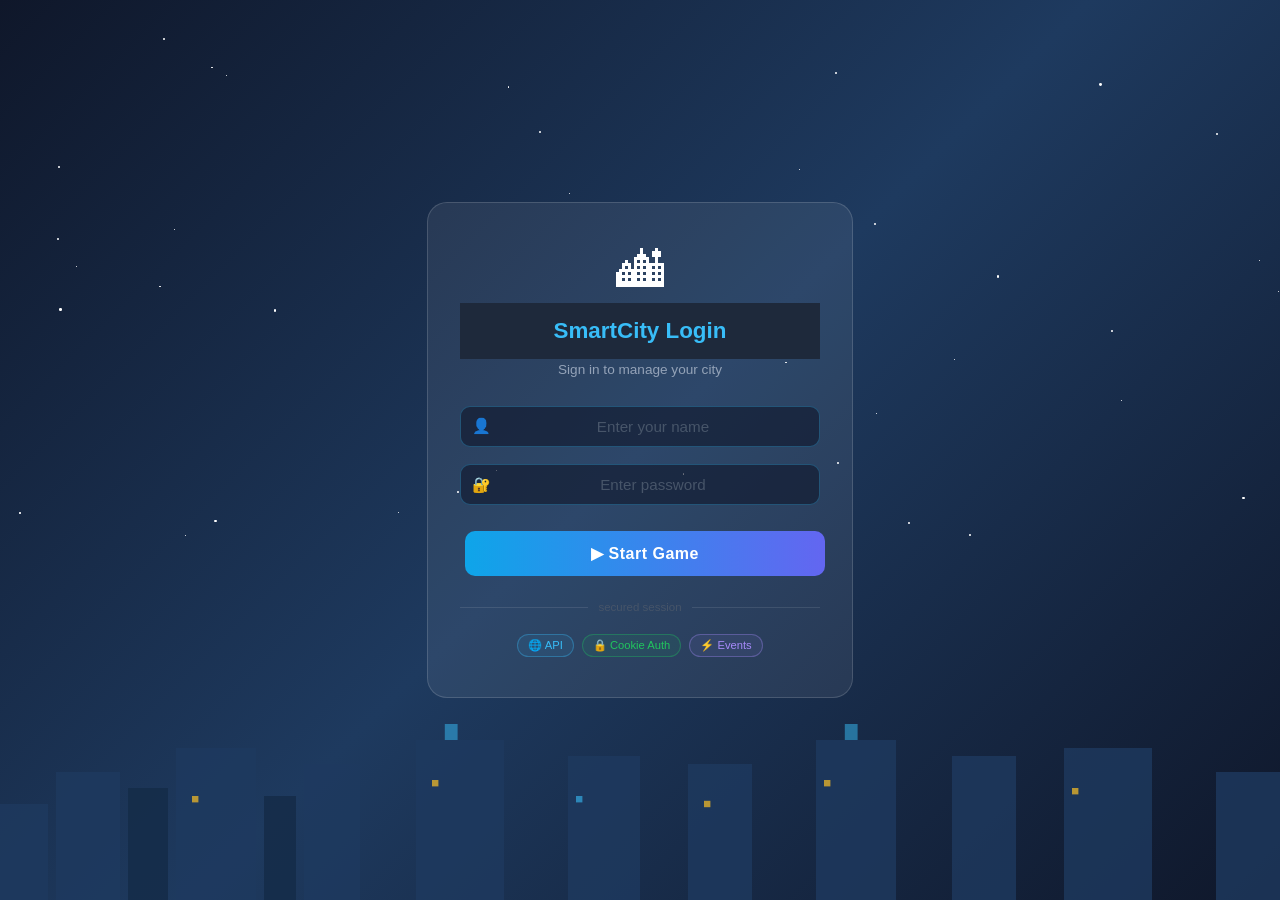
<file: index.html>
<!DOCTYPE html>
<html>
<head>
    <title>SmartCity Puzzle Crisis Simulator</title>
    <link rel="stylesheet" href="style.css">
    <style>
        /* Joke card styling - shown after crisis solved */
        .joke-card {
            background: rgba(255, 255, 255, 0.07);
            border: 1px solid rgba(56, 189, 248, 0.25);
            border-radius: 14px;
            padding: 1.5rem;
            margin: 1rem auto;
            max-width: 400px;
            display: none;
        }

        .joke-icon { font-size: 2rem; margin-bottom: 0.5rem; }

        .joke-setup {
            font-size: 1rem;
            color: white;
            font-weight: 600;
            margin-bottom: 0.8rem;
            line-height: 1.5;
        }

        .joke-divider {
            height: 1px;
            background: rgba(255, 255, 255, 0.1);
            margin: 0.8rem 0;
        }

        .joke-punchline {
            font-size: 1rem;
            color: #22c55e;
            font-weight: 700;
            line-height: 1.5;
        }

        .btn-joke {
            padding: 10px 20px;
            border: none;
            border-radius: 10px;
            background: linear-gradient(90deg, #0ea5e9, #6366f1);
            color: white;
            font-size: 0.9rem;
            font-weight: 700;
            cursor: pointer;
            margin-top: 0.8rem;
            transition: opacity 0.2s;
        }
        .btn-joke:hover { opacity: 0.88; }
    </style>
</head>
<body>

    <h1>🏙 SmartCity Puzzle Crisis Simulator</h1>

    <div class="dashboard">
        <h2>📊 Smart City Dashboard</h2>

        <!-- Player name loaded from localStorage (Virtual Identity) -->
        <p>👤 Player: <span id="playerNameDisplay"></span></p>
        <p>🔐 Session: <span style="color:#22c55e;">Active</span></p>
        <p>🚨 Crisis Status: <span id="crisisStatus">No crisis started</span></p>
        <p>⭐ Score: <span id="score">0</span></p>

        <!-- Countdown timer display -->
        <p>⏱ Time Left: <span id="timerDisplay"
            style="font-weight:bold; color:#22c55e;">30s</span></p>

        <p>📈 Progress: <span id="progressText">0%</span></p>

        <div class="progress-container">
            <div id="progressBar"></div>
        </div>

        <br>

        <!-- Leaderboard button -->
        <button onclick="window.location.href='leaderboard.html'"
                style="background-color:#6366f1;">
            🏆 Leaderboard
        </button>

        <!-- Logout button -->
        <button onclick="logout()"
                style="background-color:#ef4444;">
            🚪 Logout
        </button>

    </div>

    <!-- Crisis selection -->
    <h2>🌆 City Crisis</h2>
    <p style="color:#94a3b8;">Select a crisis to begin solving puzzles</p>

    <button onclick="startCrisis('fire')">🔥 Fire</button>
    <button onclick="startCrisis('flood')">🌊 Flood</button>
    <button onclick="startCrisis('accident')">🚗 Accident</button>

    <!-- Puzzle section -->
    <h2>🧩 Puzzle</h2>

    <p id="loadingText" style="color:#94a3b8;">
        Start a crisis to load a puzzle...
    </p>

    <!-- Puzzle image from Banana API -->
    <img id="puzzleImage" width="300"
         style="display:none; border-radius:8px;">

    <br><br>

    <input type="text" id="answer"
           placeholder="Enter answer (0-9)" maxlength="1">
    <button onclick="checkAnswer()">✅ Submit Answer</button>

    <br><br>

    <!-- Feedback message -->
    <p id="feedbackMsg" style="font-size:1.2em;"></p>

    <!-- ── JOKE CARD ─────────────────────────────────────────────────── -->
    <!-- Shown after crisis is solved - powered by Official Joke API     -->
    <!-- Joke API Reference: https://official-joke-api.appspot.com       -->
    <div class="joke-card" id="jokeCard">

        <div class="joke-icon">😂</div>
        <p style="color:#38bdf8; font-size:0.85rem; margin-bottom:0.8rem;">
            🎉 Crisis Solved! Here is your reward joke!
        </p>

        <!-- Joke setup line -->
        <div class="joke-setup" id="jokeSetup">Loading joke...</div>

        <div class="joke-divider"></div>

        <!-- Joke punchline -->
        <div class="joke-punchline" id="jokePunchline">Please wait...</div>

        <!-- Button to get another joke -->
        <br>
        <button class="btn-joke" onclick="fetchJoke()">
            😂 Get Another Joke
        </button>

    </div>

    <!-- Victory sound -->
    <audio id="victorySound" src="victory.mp3"></audio>

    <script src="script.js"></script>

</body>
</html>
</file>
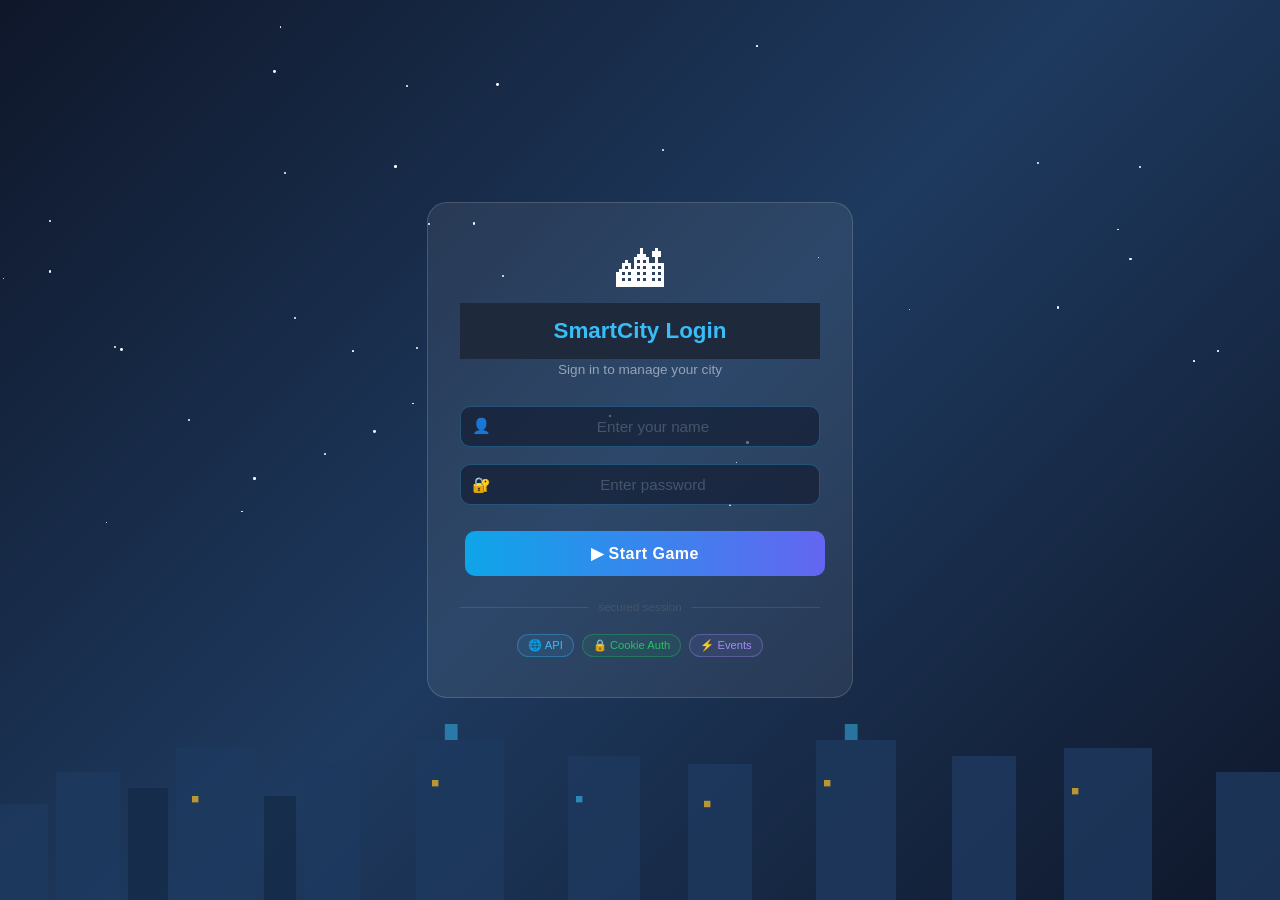
<file: leaderboard.html>
<!DOCTYPE html>
<html>
<head>
    <title>SmartCity Leaderboard</title>
    <link rel="stylesheet" href="style.css">
    <style>
        * { box-sizing: border-box; margin: 0; padding: 0; }
        body {
            min-height: 100vh;
            background: linear-gradient(135deg, #0f172a 0%, #1e3a5f 50%, #0f172a 100%);
            font-family: Arial, sans-serif;
            color: white;
            overflow-x: hidden;
        }
        .star {
            position: fixed;
            background: white;
            border-radius: 50%;
            animation: twinkle 2s infinite alternate;
            pointer-events: none;
        }
        @keyframes twinkle {
            from { opacity: 0.2; }
            to   { opacity: 1; }
        }
        .skyline {
            position: fixed;
            bottom: 0; left: 0;
            width: 100%;
            pointer-events: none;
            z-index: 0;
        }
        .topbar {
            display: flex;
            justify-content: space-between;
            align-items: center;
            padding: 1rem 2rem;
            background: rgba(15,23,42,0.6);
            border-bottom: 1px solid rgba(56,189,248,0.2);
            position: relative;
            z-index: 10;
        }
        .topbar-title { font-size: 1.1rem; color: #38bdf8; font-weight: bold; letter-spacing: 2px; }
        .topbar-player { font-size: 0.95rem; color: #94a3b8; }
        .topbar-player span { color: #22c55e; font-weight: 600; }
        .btn-logout {
            padding: 7px 16px;
            border: 1px solid rgba(239,68,68,0.4);
            border-radius: 8px;
            background: rgba(239,68,68,0.1);
            color: #ef4444;
            font-size: 0.85rem;
            cursor: pointer;
        }
        .btn-logout:hover { background: rgba(239,68,68,0.25); }
        .container {
            max-width: 700px;
            margin: 0 auto;
            padding: 2rem 1rem 6rem;
            position: relative;
            z-index: 5;
        }
        .hero { text-align: center; margin-bottom: 2rem; }
        .hero-icon { font-size: 3rem; margin-bottom: 0.5rem; }
        .hero h1 {
            font-size: 2rem;
            font-weight: 900;
            color: #38bdf8;
            letter-spacing: 3px;
            margin-bottom: 0.3rem;
        }
        .hero p { color: #64748b; font-size: 0.95rem; }
        .btn-play {
            display: block;
            width: 100%;
            max-width: 300px;
            margin: 0 auto 2.5rem;
            padding: 15px;
            border: none;
            border-radius: 12px;
            background: linear-gradient(90deg, #0ea5e9, #6366f1);
            color: white;
            font-size: 1.1rem;
            font-weight: 700;
            cursor: pointer;
            letter-spacing: 1px;
            transition: opacity 0.2s, transform 0.1s;
        }
        .btn-play:hover { opacity: 0.88; transform: scale(1.02); }
        .lb-card {
            background: rgba(255,255,255,0.05);
            border: 1px solid rgba(56,189,248,0.2);
            border-radius: 16px;
            overflow: hidden;
        }
        .lb-header {
            display: grid;
            grid-template-columns: 60px 1fr 120px 100px;
            padding: 0.8rem 1.5rem;
            background: rgba(56,189,248,0.1);
            border-bottom: 1px solid rgba(56,189,248,0.2);
            font-size: 0.8rem;
            color: #38bdf8;
            letter-spacing: 1px;
            text-transform: uppercase;
        }
        .lb-row {
            display: grid;
            grid-template-columns: 60px 1fr 120px 100px;
            padding: 1rem 1.5rem;
            border-bottom: 1px solid rgba(255,255,255,0.05);
            align-items: center;
        }
        .lb-row:last-child { border-bottom: none; }
        .lb-row:hover { background: rgba(255,255,255,0.04); }
        .rank { font-size: 1rem; font-weight: 700; }
        .rank-1 { color: #fbbf24; }
        .rank-2 { color: #94a3b8; }
        .rank-3 { color: #cd7c2f; }
        .rank-other { color: #475569; }
        .player-name { font-size: 1rem; font-weight: 600; color: white; }
        .player-name.current-player { color: #22c55e; }
        .player-name.current-player::after {
            content: " ← You";
            font-size: 0.75rem;
            opacity: 0.8;
        }
        .score-val { font-size: 1rem; color: #38bdf8; font-weight: 700; }
        .time-val  { font-size: 0.9rem; color: #64748b; }
        .empty-state { text-align: center; padding: 3rem; color: #475569; }
        .empty-state .empty-icon { font-size: 2.5rem; margin-bottom: 0.8rem; }
    </style>
</head>
<body>

    <svg class="skyline" viewBox="0 0 800 120" xmlns="http://www.w3.org/2000/svg" preserveAspectRatio="none">
        <rect x="0"   y="60" width="30"  height="60"  fill="#1e3a5f" opacity="0.8"/>
        <rect x="35"  y="40" width="40"  height="80"  fill="#1e3a5f" opacity="0.8"/>
        <rect x="80"  y="50" width="25"  height="70"  fill="#162d4a" opacity="0.9"/>
        <rect x="110" y="25" width="50"  height="95"  fill="#1e3a5f" opacity="0.8"/>
        <rect x="165" y="55" width="20"  height="65"  fill="#162d4a" opacity="0.9"/>
        <rect x="260" y="20" width="55"  height="100" fill="#1e3a5f" opacity="0.8"/>
        <rect x="278" y="10" width="8"   height="10"  fill="#38bdf8" opacity="0.5"/>
        <rect x="355" y="30" width="45"  height="90"  fill="#1e3a5f" opacity="0.8"/>
        <rect x="510" y="20" width="50"  height="100" fill="#1e3a5f" opacity="0.8"/>
        <rect x="528" y="10" width="8"   height="10"  fill="#38bdf8" opacity="0.5"/>
        <rect x="665" y="25" width="55"  height="95"  fill="#1e3a5f" opacity="0.8"/>
        <rect x="760" y="40" width="40"  height="80"  fill="#1e3a5f" opacity="0.8"/>
        <rect x="120" y="55" width="4" height="4" fill="#fbbf24" opacity="0.7"/>
        <rect x="270" y="45" width="4" height="4" fill="#fbbf24" opacity="0.7"/>
        <rect x="515" y="45" width="4" height="4" fill="#fbbf24" opacity="0.7"/>
        <rect x="670" y="50" width="4" height="4" fill="#fbbf24" opacity="0.7"/>
    </svg>

    <div class="topbar">
        <div class="topbar-title">🏙 SMARTCITY</div>
        <div class="topbar-player">👤 Playing as: <span id="playerDisplay"></span></div>
        <button class="btn-logout" onclick="logout()">🚪 Logout</button>
    </div>

    <div class="container">
        <div class="hero">
            <div class="hero-icon">🏆</div>
            <h1>LEADERBOARD</h1>
            <p>Top crisis solvers in SmartCity</p>
        </div>

        <button class="btn-play" onclick="window.location.href='index.html'">▶ PLAY GAME</button>

        <div class="lb-card">
            <div class="lb-header">
                <div>Rank</div>
                <div>Player</div>
                <div>Score</div>
                <div>Time</div>
            </div>
            <div id="leaderboardBody"></div>
        </div>
    </div>

    <script>
        // ── THEME: VIRTUAL IDENTITY ──────────────────────────────────────
        let playerName = localStorage.getItem("playerName");

        if (!playerName || localStorage.getItem("authenticated") !== "true") {
            window.location.href = "login.html";
        }

        document.getElementById("playerDisplay").innerText = playerName;

        // Generate stars
        for (let i = 0; i < 40; i++) {
            let star = document.createElement("div");
            star.className = "star";
            star.style.width  = (Math.random() * 2 + 1) + "px";
            star.style.height = star.style.width;
            star.style.top    = (Math.random() * 70) + "%";
            star.style.left   = (Math.random() * 100) + "%";
            star.style.animationDuration = (Math.random() * 2 + 1.5) + "s";
            star.style.animationDelay    = (Math.random() * 2) + "s";
            document.body.appendChild(star);
        }

        // Load and display leaderboard scores from localStorage
        function loadLeaderboard() {
            let scores = JSON.parse(localStorage.getItem("leaderboard") || "[]");

            scores.sort(function(a, b) {
                if (b.score !== a.score) return b.score - a.score;
                return a.time - b.time;
            });

            scores = scores.slice(0, 10);

            let body = document.getElementById("leaderboardBody");

            if (scores.length === 0) {
                body.innerHTML = `
                    <div class="empty-state">
                        <div class="empty-icon">🎮</div>
                        <p>No scores yet! Play a game to get on the board.</p>
                    </div>`;
                return;
            }

            body.innerHTML = "";

            scores.forEach(function(entry, index) {
                let rank = index + 1;
                let rankDisplay = "";
                if (rank === 1)      rankDisplay = '<span class="rank rank-1">👑 1</span>';
                else if (rank === 2) rankDisplay = '<span class="rank rank-2">🥈 2</span>';
                else if (rank === 3) rankDisplay = '<span class="rank rank-3">🥉 3</span>';
                else                 rankDisplay = '<span class="rank rank-other">' + rank + '</span>';

                let nameClass  = entry.name === playerName ? "player-name current-player" : "player-name";
                let timeDisplay = entry.time ? entry.time + "s" : "-";

                let row = document.createElement("div");
                row.className = "lb-row";
                row.innerHTML = `
                    <div>${rankDisplay}</div>
                    <div class="${nameClass}">${entry.name}</div>
                    <div class="score-val">⭐ ${entry.score}</div>
                    <div class="time-val">⏱ ${timeDisplay}</div>
                `;
                body.appendChild(row);
            });
        }

        function logout() {
            localStorage.removeItem("playerName");
            localStorage.removeItem("authenticated");
            sessionStorage.removeItem("playerPassword");
            window.location.href = "login.html";
        }

        // Load leaderboard on page load (event-driven)
        window.onload = function() { loadLeaderboard(); };
    </script>
</body>
</html>
</file>
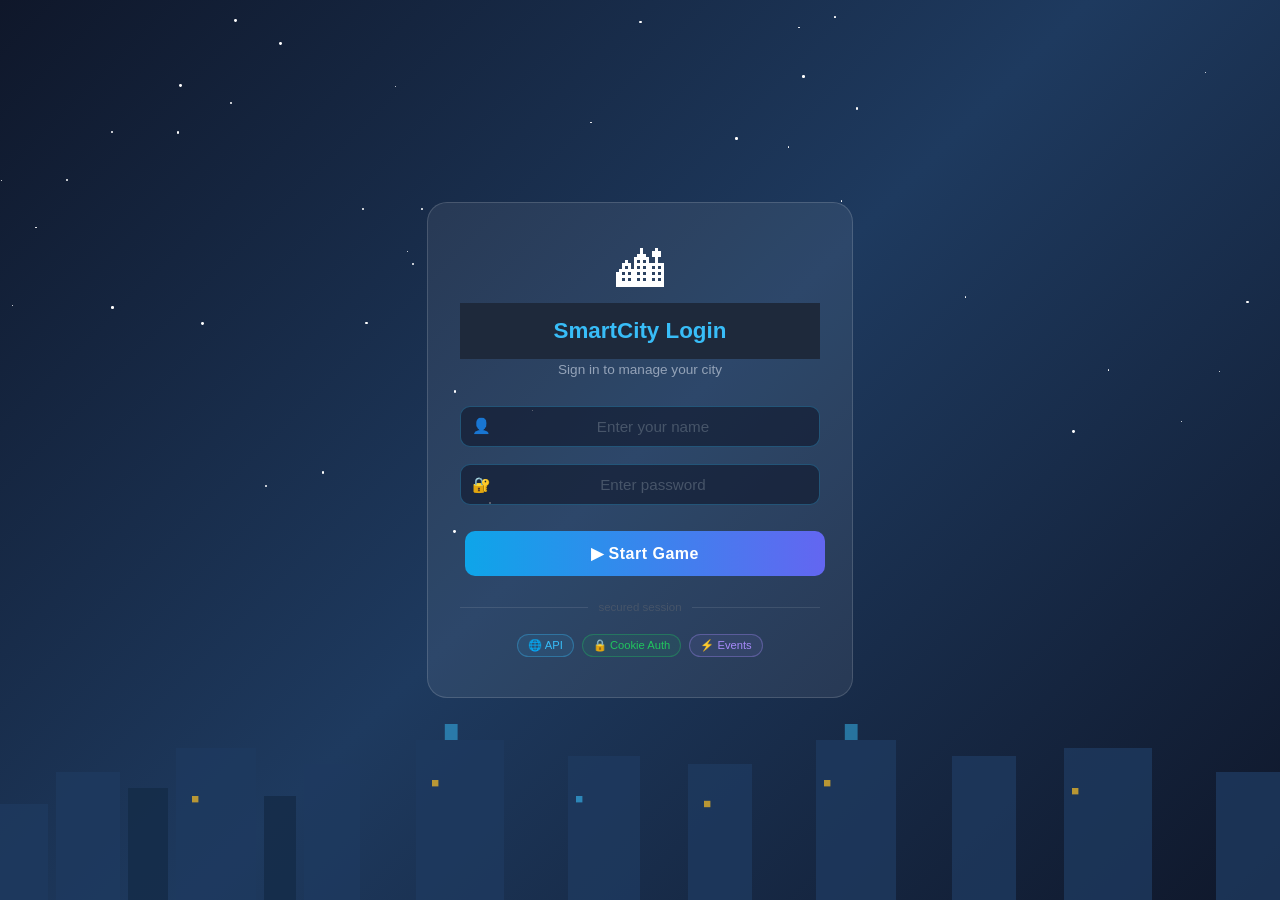
<file: login.html>
<!DOCTYPE html>
<html>
<head>
    <title>SmartCity Login</title>
    <link rel="stylesheet" href="style.css">
    <style>
        body {
            margin: 0;
            padding: 0;
            min-height: 100vh;
            background: linear-gradient(135deg, #0f172a 0%, #1e3a5f 50%, #0f172a 100%);
            display: flex;
            align-items: center;
            justify-content: center;
            font-family: Arial, sans-serif;
            overflow: hidden;
        }
        .star {
            position: fixed;
            background: white;
            border-radius: 50%;
            animation: twinkle 2s infinite alternate;
        }
        @keyframes twinkle {
            from { opacity: 0.2; }
            to   { opacity: 1; }
        }
        .skyline {
            position: fixed;
            bottom: 0;
            left: 0;
            width: 100%;
            pointer-events: none;
        }
        .login-card {
            background: rgba(255, 255, 255, 0.07);
            border: 1px solid rgba(255, 255, 255, 0.15);
            border-radius: 20px;
            padding: 2.5rem 2rem;
            width: 100%;
            max-width: 360px;
            position: relative;
            z-index: 10;
            text-align: center;
        }
        .logo { font-size: 3rem; margin-bottom: 0.3rem; }
        .login-card h1 {
            font-size: 1.4rem;
            font-weight: 700;
            color: #38bdf8;
            margin: 0 0 0.2rem;
        }
        .login-card p.subtitle {
            font-size: 0.85rem;
            color: #94a3b8;
            margin: 0 0 1.8rem;
        }
        .input-wrap {
            position: relative;
            margin-bottom: 1.1rem;
            text-align: left;
        }
        .input-icon {
            position: absolute;
            left: 12px;
            top: 50%;
            transform: translateY(-50%);
            font-size: 15px;
        }
        .input-wrap input {
            width: 100%;
            padding: 11px 12px 11px 38px;
            border-radius: 10px;
            border: 1.5px solid rgba(56, 189, 248, 0.3);
            background: rgba(15, 23, 42, 0.6);
            color: white;
            font-size: 0.95rem;
            outline: none;
            box-sizing: border-box;
            transition: border-color 0.2s;
        }
        .input-wrap input:focus {
            border-color: #38bdf8;
            background: rgba(15, 23, 42, 0.9);
        }
        .input-wrap input::placeholder { color: #475569; }
        .btn-start {
            width: 100%;
            padding: 13px;
            border: none;
            border-radius: 10px;
            background: linear-gradient(90deg, #0ea5e9, #6366f1);
            color: white;
            font-size: 1rem;
            font-weight: 700;
            cursor: pointer;
            margin-top: 0.5rem;
            letter-spacing: 0.5px;
            transition: opacity 0.2s;
        }
        .btn-start:hover { opacity: 0.88; }
        .divider {
            display: flex;
            align-items: center;
            gap: 10px;
            margin: 1.3rem 0;
        }
        .divider-line { flex: 1; height: 1px; background: rgba(255,255,255,0.1); }
        .divider-text { font-size: 0.72rem; color: #475569; }
        .badges { display: flex; justify-content: center; gap: 8px; flex-wrap: wrap; }
        .badge {
            font-size: 0.7rem;
            padding: 4px 10px;
            border-radius: 20px;
            border: 1px solid;
        }
        .badge-blue   { color: #38bdf8; border-color: rgba(56,189,248,0.35);  background: rgba(56,189,248,0.08); }
        .badge-green  { color: #22c55e; border-color: rgba(34,197,94,0.35);   background: rgba(34,197,94,0.08); }
        .badge-purple { color: #a78bfa; border-color: rgba(167,139,250,0.35); background: rgba(167,139,250,0.08); }
        #errorMsg {
            color: #ef4444;
            font-size: 0.85rem;
            margin: 0.5rem 0 0;
            display: none;
        }
    </style>
</head>
<body>

    <svg class="skyline" viewBox="0 0 800 120" xmlns="http://www.w3.org/2000/svg" preserveAspectRatio="none">
        <rect x="0"   y="60" width="30"  height="60"  fill="#1e3a5f" opacity="0.8"/>
        <rect x="35"  y="40" width="40"  height="80"  fill="#1e3a5f" opacity="0.8"/>
        <rect x="80"  y="50" width="25"  height="70"  fill="#162d4a" opacity="0.9"/>
        <rect x="110" y="25" width="50"  height="95"  fill="#1e3a5f" opacity="0.8"/>
        <rect x="165" y="55" width="20"  height="65"  fill="#162d4a" opacity="0.9"/>
        <rect x="190" y="35" width="35"  height="85"  fill="#1e3a5f" opacity="0.8"/>
        <rect x="260" y="20" width="55"  height="100" fill="#1e3a5f" opacity="0.8"/>
        <rect x="278" y="10" width="8"   height="10"  fill="#38bdf8" opacity="0.5"/>
        <rect x="355" y="30" width="45"  height="90"  fill="#1e3a5f" opacity="0.8"/>
        <rect x="430" y="35" width="40"  height="85"  fill="#1e3a5f" opacity="0.8"/>
        <rect x="510" y="20" width="50"  height="100" fill="#1e3a5f" opacity="0.8"/>
        <rect x="528" y="10" width="8"   height="10"  fill="#38bdf8" opacity="0.5"/>
        <rect x="595" y="30" width="40"  height="90"  fill="#1e3a5f" opacity="0.8"/>
        <rect x="665" y="25" width="55"  height="95"  fill="#1e3a5f" opacity="0.8"/>
        <rect x="760" y="40" width="40"  height="80"  fill="#1e3a5f" opacity="0.8"/>
        <rect x="120" y="55" width="4" height="4" fill="#fbbf24" opacity="0.7"/>
        <rect x="270" y="45" width="4" height="4" fill="#fbbf24" opacity="0.7"/>
        <rect x="360" y="55" width="4" height="4" fill="#38bdf8" opacity="0.6"/>
        <rect x="440" y="58" width="4" height="4" fill="#fbbf24" opacity="0.7"/>
        <rect x="515" y="45" width="4" height="4" fill="#fbbf24" opacity="0.7"/>
        <rect x="670" y="50" width="4" height="4" fill="#fbbf24" opacity="0.7"/>
    </svg>

    <div class="login-card">
        <div class="logo">🏙</div>
        <h1>SmartCity Login</h1>
        <p class="subtitle">Sign in to manage your city</p>

        <div class="input-wrap">
            <span class="input-icon">👤</span>
            <input type="text" id="playerName" placeholder="Enter your name" />
        </div>

        <div class="input-wrap">
            <span class="input-icon">🔐</span>
            <input type="password" id="playerPassword" placeholder="Enter password" />
        </div>

        <p id="errorMsg">❌ Name and password are required!</p>

        <button class="btn-start" onclick="login()">▶ Start Game</button>

        <div class="divider">
            <div class="divider-line"></div>
            <div class="divider-text">secured session</div>
            <div class="divider-line"></div>
        </div>

        <div class="badges">
            <span class="badge badge-blue">🌐 API</span>
            <span class="badge badge-green">🔒 Cookie Auth</span>
            <span class="badge badge-purple">⚡ Events</span>
        </div>
    </div>

    <script>
        // ── THEME: VIRTUAL IDENTITY ──────────────────────────────────────
        // Using localStorage and sessionStorage for player authentication
        // Reference: MDN Web Docs - Web Storage API
        // https://developer.mozilla.org/en-US/docs/Web/API/Web_Storage_API

        // Generate twinkling stars
        for (let i = 0; i < 40; i++) {
            let star = document.createElement("div");
            star.className = "star";
            star.style.width  = (Math.random() * 2 + 1) + "px";
            star.style.height = star.style.width;
            star.style.top    = (Math.random() * 60) + "%";
            star.style.left   = (Math.random() * 100) + "%";
            star.style.animationDuration = (Math.random() * 2 + 1.5) + "s";
            star.style.animationDelay    = (Math.random() * 2) + "s";
            document.body.appendChild(star);
        }

        // If already logged in, go straight to leaderboard
        if (localStorage.getItem("authenticated") === "true") {
            window.location.href = "leaderboard.html";
        }

        function login() {
            let name     = document.getElementById("playerName").value.trim();
            let password = document.getElementById("playerPassword").value.trim();

            if (name === "" || password === "") {
                document.getElementById("errorMsg").style.display = "block";
                return;
            }

            document.getElementById("errorMsg").style.display = "none";

            // Store virtual identity
            localStorage.setItem("playerName", name);
            localStorage.setItem("authenticated", "true");
            sessionStorage.setItem("playerPassword", btoa(password));

            // ✅ Redirect to leaderboard after login
            window.location.href = "leaderboard.html";
        }

        // ── THEME: EVENT-DRIVEN PROGRAMMING ─────────────────────────────
        // Enter key event triggers login
        document.addEventListener("keydown", function(event) {
            if (event.key === "Enter") { login(); }
        });
    </script>
</body>
</html>
</file>
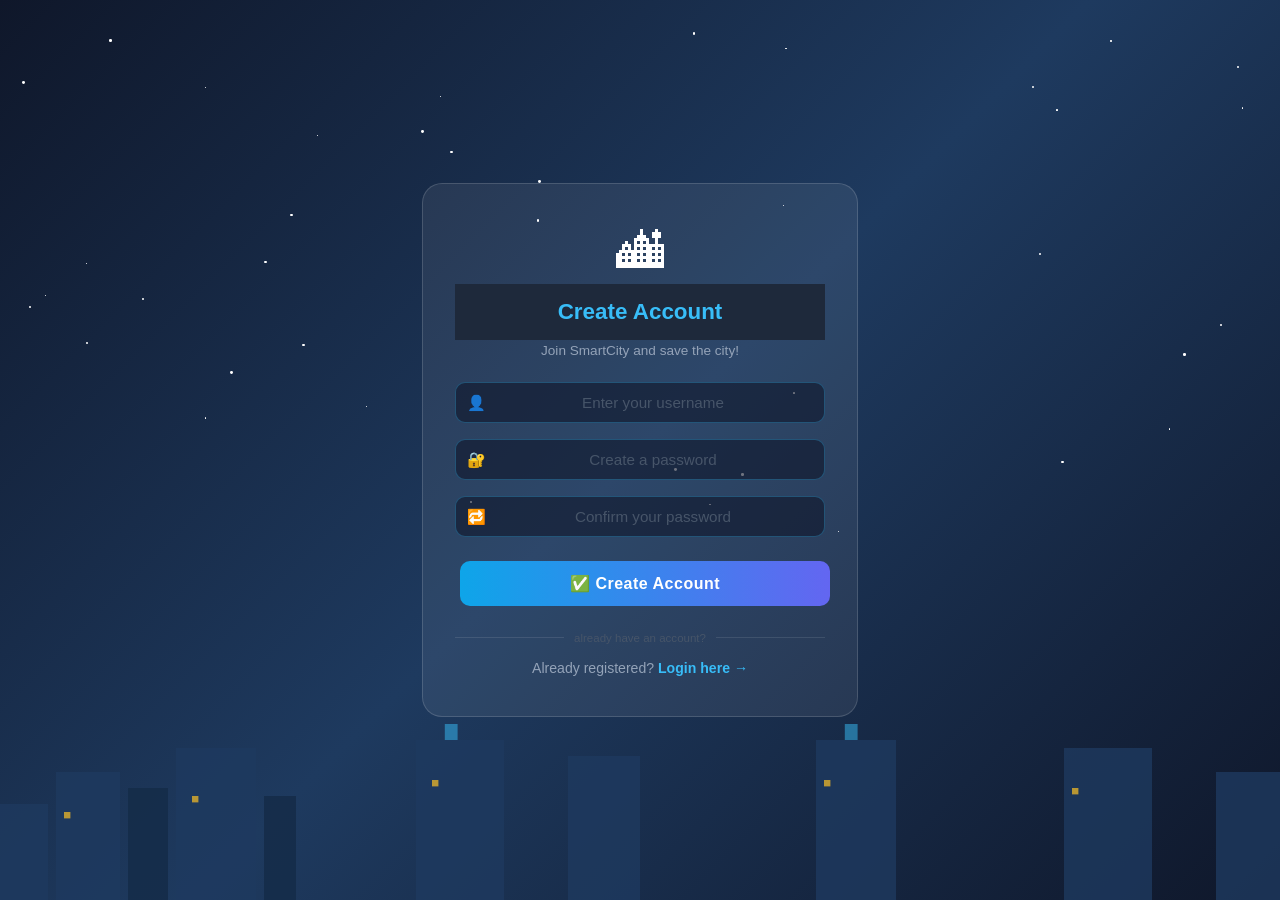
<file: register.html>
<!DOCTYPE html>
<html>

<head>
    <title>SmartCity Register</title>
    <link rel="stylesheet" href="style.css">
    <style>

        /* Background gradient */
        body {
            margin: 0;
            padding: 0;
            min-height: 100vh;
            background: linear-gradient(135deg, #0f172a 0%, #1e3a5f 50%, #0f172a 100%);
            display: flex;
            align-items: center;
            justify-content: center;
            font-family: Arial, sans-serif;
            overflow: hidden;
        }

        /* Twinkling stars */
        .star {
            position: fixed;
            background: white;
            border-radius: 50%;
            animation: twinkle 2s infinite alternate;
        }
        @keyframes twinkle {
            from { opacity: 0.2; }
            to   { opacity: 1; }
        }

        /* City skyline at bottom */
        .skyline {
            position: fixed;
            bottom: 0;
            left: 0;
            width: 100%;
            pointer-events: none;
        }

        /* Register card */
        .register-card {
            background: rgba(255, 255, 255, 0.07);
            border: 1px solid rgba(255, 255, 255, 0.15);
            border-radius: 20px;
            padding: 2.5rem 2rem;
            width: 100%;
            max-width: 370px;
            position: relative;
            z-index: 10;
            text-align: center;
        }

        .logo { font-size: 3rem; margin-bottom: 0.3rem; }

        .register-card h1 {
            font-size: 1.4rem;
            font-weight: 700;
            color: #38bdf8;
            margin: 0 0 0.2rem;
        }

        .register-card p.subtitle {
            font-size: 0.85rem;
            color: #94a3b8;
            margin: 0 0 1.5rem;
        }

        /* Input fields with icons */
        .input-wrap {
            position: relative;
            margin-bottom: 1rem;
            text-align: left;
        }

        .input-icon {
            position: absolute;
            left: 12px;
            top: 50%;
            transform: translateY(-50%);
            font-size: 15px;
        }

        .input-wrap input {
            width: 100%;
            padding: 11px 12px 11px 38px;
            border-radius: 10px;
            border: 1.5px solid rgba(56, 189, 248, 0.3);
            background: rgba(15, 23, 42, 0.6);
            color: white;
            font-size: 0.95rem;
            outline: none;
            box-sizing: border-box;
            transition: border-color 0.2s;
        }

        .input-wrap input:focus {
            border-color: #38bdf8;
            background: rgba(15, 23, 42, 0.9);
        }

        .input-wrap input::placeholder { color: #475569; }

        /* Create account button */
        .btn-register {
            width: 100%;
            padding: 13px;
            border: none;
            border-radius: 10px;
            background: linear-gradient(90deg, #0ea5e9, #6366f1);
            color: white;
            font-size: 1rem;
            font-weight: 700;
            cursor: pointer;
            margin-top: 0.5rem;
            letter-spacing: 0.5px;
            transition: opacity 0.2s;
        }
        .btn-register:hover { opacity: 0.88; }

        /* Divider line */
        .divider {
            display: flex;
            align-items: center;
            gap: 10px;
            margin: 1.3rem 0 1rem;
        }
        .divider-line { flex: 1; height: 1px; background: rgba(255,255,255,0.1); }
        .divider-text { font-size: 0.72rem; color: #475569; }

        /* Login link */
        .login-link { font-size: 0.88rem; color: #94a3b8; }
        .login-link a { color: #38bdf8; font-weight: 600; text-decoration: none; }
        .login-link a:hover { text-decoration: underline; }

        /* Error message - shown in red */
        #errorMsg {
            color: #ef4444;
            font-size: 0.82rem;
            background: rgba(239, 68, 68, 0.1);
            border: 1px solid rgba(239, 68, 68, 0.3);
            border-radius: 8px;
            padding: 8px 12px;
            margin-bottom: 1rem;
            display: none;
        }

        /* Success message - shown in green */
        #successMsg {
            color: #22c55e;
            font-size: 0.82rem;
            background: rgba(34, 197, 94, 0.1);
            border: 1px solid rgba(34, 197, 94, 0.3);
            border-radius: 8px;
            padding: 8px 12px;
            margin-bottom: 1rem;
            display: none;
        }

        /* Password match indicator */
        #matchMsg {
            font-size: 0.78rem;
            margin-top: 4px;
            margin-left: 4px;
            display: none;
            text-align: left;
        }

    </style>
</head>

<body>

    <!-- City skyline at the bottom -->
    <svg class="skyline" viewBox="0 0 800 120"
         xmlns="http://www.w3.org/2000/svg" preserveAspectRatio="none">
        <rect x="0"   y="60" width="30"  height="60"  fill="#1e3a5f" opacity="0.8"/>
        <rect x="35"  y="40" width="40"  height="80"  fill="#1e3a5f" opacity="0.8"/>
        <rect x="80"  y="50" width="25"  height="70"  fill="#162d4a" opacity="0.9"/>
        <rect x="110" y="25" width="50"  height="95"  fill="#1e3a5f" opacity="0.8"/>
        <rect x="165" y="55" width="20"  height="65"  fill="#162d4a" opacity="0.9"/>
        <rect x="260" y="20" width="55"  height="100" fill="#1e3a5f" opacity="0.8"/>
        <rect x="278" y="10" width="8"   height="10"  fill="#38bdf8" opacity="0.5"/>
        <rect x="355" y="30" width="45"  height="90"  fill="#1e3a5f" opacity="0.8"/>
        <rect x="510" y="20" width="50"  height="100" fill="#1e3a5f" opacity="0.8"/>
        <rect x="528" y="10" width="8"   height="10"  fill="#38bdf8" opacity="0.5"/>
        <rect x="665" y="25" width="55"  height="95"  fill="#1e3a5f" opacity="0.8"/>
        <rect x="760" y="40" width="40"  height="80"  fill="#1e3a5f" opacity="0.8"/>
        <!-- Glowing windows -->
        <rect x="40"  y="65" width="4" height="4" fill="#fbbf24" opacity="0.7"/>
        <rect x="120" y="55" width="4" height="4" fill="#fbbf24" opacity="0.7"/>
        <rect x="270" y="45" width="4" height="4" fill="#fbbf24" opacity="0.7"/>
        <rect x="515" y="45" width="4" height="4" fill="#fbbf24" opacity="0.7"/>
        <rect x="670" y="50" width="4" height="4" fill="#fbbf24" opacity="0.7"/>
    </svg>

    <!-- Register Card -->
    <div class="register-card">

        <div class="logo">🏙</div>
        <h1>Create Account</h1>
        <p class="subtitle">Join SmartCity and save the city!</p>

        <!-- Success message (hidden until account created) -->
        <p id="successMsg"></p>

        <!-- Error message (hidden until error happens) -->
        <p id="errorMsg"></p>

        <!-- Username input -->
        <div class="input-wrap">
            <span class="input-icon">👤</span>
            <input type="text" id="regUsername" placeholder="Enter your username" />
        </div>

        <!-- Password input -->
        <div class="input-wrap">
            <span class="input-icon">🔐</span>
            <input type="password" id="regPassword" placeholder="Create a password" />
        </div>

        <!-- Confirm password input -->
        <!-- oninput fires every time user types - event driven! -->
        <div class="input-wrap">
            <span class="input-icon">🔁</span>
            <input type="password" id="regConfirm"
                   placeholder="Confirm your password"
                   oninput="checkPasswordMatch()" />
            <!-- Shows if passwords match or not -->
            <p id="matchMsg"></p>
        </div>

        <!-- Create account button -->
        <button class="btn-register" onclick="register()">
            ✅ Create Account
        </button>

        <div class="divider">
            <div class="divider-line"></div>
            <div class="divider-text">already have an account?</div>
            <div class="divider-line"></div>
        </div>

        <!-- Link back to login page -->
        <div class="login-link">
            Already registered? <a href="login.html">Login here →</a>
        </div>

    </div>

    <script>

        // ── THEME: VIRTUAL IDENTITY ──────────────────────────────────────
        // Registration saves new player accounts to localStorage
        // Each account: { username, password (base64 encoded), date }
        // Reference: MDN - localStorage
        // https://developer.mozilla.org/en-US/docs/Web/API/Window/localStorage

        // Generate twinkling stars in background
        for (let i = 0; i < 40; i++) {
            let star = document.createElement("div");
            star.className = "star";
            star.style.width             = (Math.random() * 2 + 1) + "px";
            star.style.height            = star.style.width;
            star.style.top               = (Math.random() * 60) + "%";
            star.style.left              = (Math.random() * 100) + "%";
            star.style.animationDuration = (Math.random() * 2 + 1.5) + "s";
            star.style.animationDelay    = (Math.random() * 2) + "s";
            document.body.appendChild(star);
        }

        // If already logged in skip to leaderboard
        if (localStorage.getItem("authenticated") === "true") {
            window.location.href = "leaderboard.html";
        }

        // ── Password match checker ────────────────────────────────────────
        // THEME: EVENT-DRIVEN - fires every time user types in confirm field
        function checkPasswordMatch() {
            let password = document.getElementById("regPassword").value;
            let confirm  = document.getElementById("regConfirm").value;
            let matchMsg = document.getElementById("matchMsg");

            // Don't show anything if confirm is empty
            if (confirm === "") {
                matchMsg.style.display = "none";
                return;
            }

            matchMsg.style.display = "block";

            if (password === confirm) {
                matchMsg.innerText   = "✅ Passwords match!";
                matchMsg.style.color = "#22c55e"; // green
            } else {
                matchMsg.innerText   = "❌ Passwords do not match!";
                matchMsg.style.color = "#ef4444"; // red
            }
        }

        // ── Show error message ────────────────────────────────────────────
        function showError(msg) {
            document.getElementById("errorMsg").innerText     = "❌ " + msg;
            document.getElementById("errorMsg").style.display = "block";
            document.getElementById("successMsg").style.display = "none";
        }

        // ── Show success message ──────────────────────────────────────────
        function showSuccess(msg) {
            document.getElementById("successMsg").innerText     = "✅ " + msg;
            document.getElementById("successMsg").style.display = "block";
            document.getElementById("errorMsg").style.display   = "none";
        }

        // ── Register function ─────────────────────────────────────────────
        // Triggered by button click or Enter key
        function register() {

            // Get values from input fields
            let username = document.getElementById("regUsername").value.trim();
            let password = document.getElementById("regPassword").value.trim();
            let confirm  = document.getElementById("regConfirm").value.trim();

            // Check 1: All fields must be filled
            if (username === "" || password === "" || confirm === "") {
                showError("Please fill in all fields!");
                return;
            }

            // Check 2: Username must be at least 3 characters
            if (username.length < 3) {
                showError("Username must be at least 3 characters!");
                return;
            }

            // Check 3: Password must be at least 4 characters
            if (password.length < 4) {
                showError("Password must be at least 4 characters!");
                return;
            }

            // Check 4: Both passwords must match
            if (password !== confirm) {
                showError("Passwords do not match!");
                return;
            }

            // Check 5: Username must not already exist
            let users = JSON.parse(localStorage.getItem("users") || "[]");

            let userExists = users.find(function(u) {
                return u.username.toLowerCase() === username.toLowerCase();
            });

            if (userExists) {
                showError("Username already taken! Choose another.");
                return;
            }

            // All checks passed - save new account!
            // Password is encoded using base64 for basic security
            // Reference: MDN - btoa()
            // https://developer.mozilla.org/en-US/docs/Web/API/btoa
            users.push({
                username: username,
                password: btoa(password),
                date:     new Date().toLocaleDateString()
            });

            localStorage.setItem("users", JSON.stringify(users));

            // Show success message
            showSuccess("Account created! Redirecting to login...");

            // THEME: EVENT-DRIVEN - setTimeout fires after 2 seconds
            setTimeout(function() {
                window.location.href = "login.html";
            }, 2000);
        }

        // THEME: EVENT-DRIVEN - Enter key triggers register
        document.addEventListener("keydown", function(event) {
            if (event.key === "Enter") {
                register();
            }
        });

    </script>

</body>
</html>
</file>
<file: style.css>
/* =============================================================================
   SmartCity Puzzle Crisis Simulator - style.css (FINAL VERSION)
============================================================================= */

body {
    font-family: Arial, sans-serif;
    background-color: #0f172a;
    color: white;
    text-align: center;
    margin: 0;
    padding: 0;
}

/* ── HEADINGS ─────────────────────────────────────────────────────────────── */

h1 {
    background-color: #1e293b;
    padding: 15px;
    margin: 0;
}

h2 {
    color: #38bdf8;
}

/* ── BUTTONS ─────────────────────────────────────────────────────────────── */

button {
    padding: 10px 15px;
    margin: 5px;
    border: none;
    background-color: #38bdf8;
    color: black;
    font-weight: bold;
    border-radius: 5px;
    cursor: pointer;
    transition: all 0.2s ease;
}

button:hover {
    background-color: #0ea5e9;
    transform: scale(1.05);
}

/* ── INPUT ───────────────────────────────────────────────────────────────── */

input {
    padding: 8px;
    border-radius: 5px;
    border: none;
    text-align: center;
    font-size: 16px;
}

/* ── DASHBOARD ───────────────────────────────────────────────────────────── */

.dashboard {
    background-color: #1e293b;
    padding: 20px;
    margin: 20px auto;
    width: 320px;
    border-radius: 10px;
    box-shadow: 0 0 10px rgba(0, 0, 0, 0.5);
}

/* ── PROGRESS BAR ───────────────────────────────────────────────────────── */

.progress-container {
    width: 300px;
    background-color: #334155;
    margin: auto;
    border-radius: 5px;
    overflow: hidden;
}

#progressBar {
    background-color: #22c55e;
    height: 25px;
    width: 0%;
    transition: width 0.4s ease;
}

/* ── PUZZLE SECTION ─────────────────────────────────────────────────────── */

#puzzleImage {
    display: block;
    margin: 10px auto;
    border-radius: 8px;
    max-width: 90%;
}

#answer {
    display: block;
    margin: 10px auto;
}

/* ── TEXT ELEMENTS ───────────────────────────────────────────────────────── */

#feedbackMsg {
    text-align: center;
    font-weight: bold;
}

#loadingText {
    text-align: center;
    color: #94a3b8;
}

/* ── TIMER ───────────────────────────────────────────────────────────────── */

#timerDisplay {
    font-weight: bold;
    font-size: 18px;
}

/* ── JOKE CARD ───────────────────────────────────────────────────────────── */

.joke-card {
    background: rgba(255, 255, 255, 0.07);
    border: 1px solid rgba(56, 189, 248, 0.25);
    border-radius: 14px;
    padding: 1.5rem;
    margin: 1rem auto;
    max-width: 400px;
    display: none;
    animation: fadeIn 0.5s ease-in-out;
}

.joke-icon {
    font-size: 2rem;
    margin-bottom: 0.5rem;
}

.joke-setup {
    font-size: 1rem;
    color: white;
    font-weight: 600;
    margin-bottom: 0.8rem;
    line-height: 1.5;
}

.joke-divider {
    height: 1px;
    background: rgba(255, 255, 255, 0.1);
    margin: 0.8rem 0;
}

.joke-punchline {
    font-size: 1rem;
    color: #22c55e;
    font-weight: 700;
    line-height: 1.5;
}

.btn-joke {
    padding: 10px 20px;
    border: none;
    border-radius: 10px;
    background: linear-gradient(90deg, #0ea5e9, #6366f1);
    color: white;
    font-size: 0.9rem;
    font-weight: 700;
    cursor: pointer;
    margin-top: 0.8rem;
    transition: opacity 0.2s;
}

.btn-joke:hover {
    opacity: 0.88;
}

/* ── ANIMATIONS ─────────────────────────────────────────────────────────── */

@keyframes fadeIn {
    from {
        opacity: 0;
        transform: translateY(10px);
    }
    to {
        opacity: 1;
        transform: translateY(0);
    }
}
</file>
